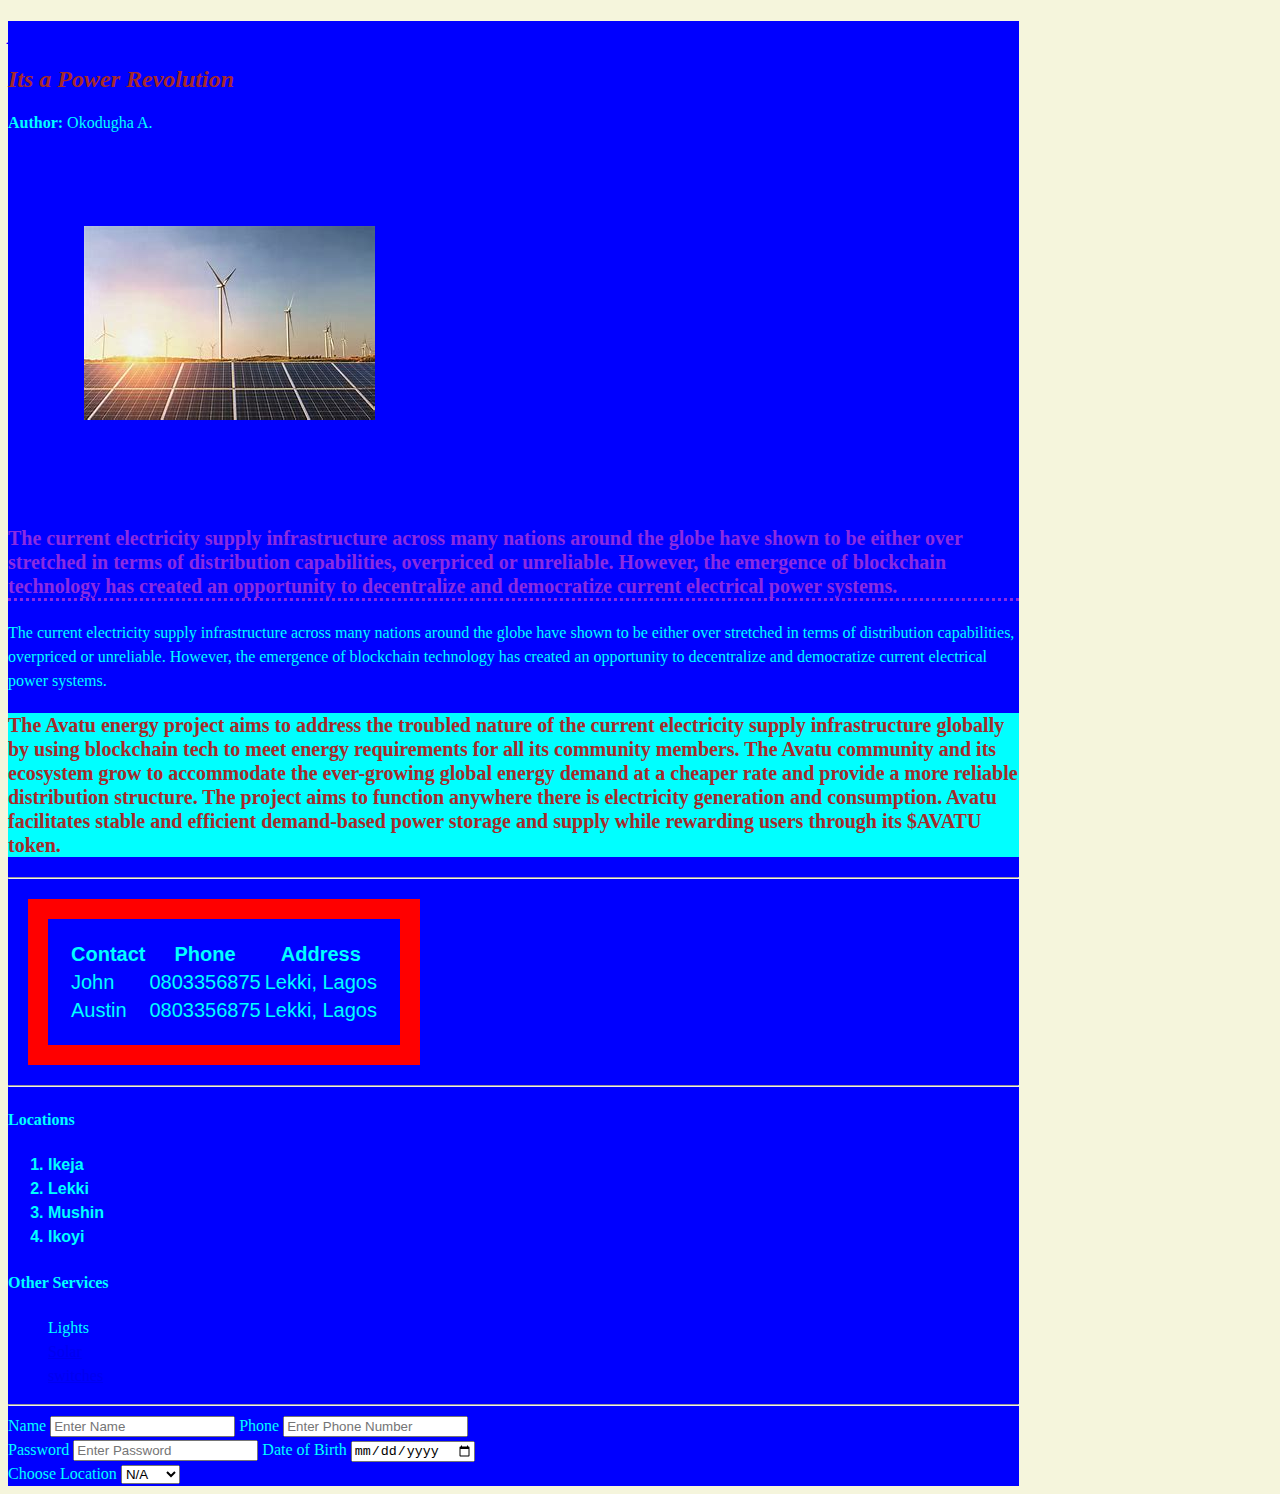
<file: index.html>
<!DOCTYPE html>
<html lang="en">
<head>
    <meta charset="UTF-8">
    <meta http-equiv="X-UA-Compatible" content="IE=edge">
    <meta name="viewport" content="width=device-width, initial-scale=1.0">
    <title>Personal Practice</title>
    <link rel="stylesheet" href="./style.css"/>
</head>
<body>
    <div class="container">
    <h1 class="firstheading">A New Form of Energy</h1>
    <h2 class="subheading"><i>Its a Power Revolution</i></h2>
    <p><span class="author"><b>Author:</b></span> Okodugha A.</p>
<img class="image" src="./assets/download.jfif"/>
<p class="firstpara">The current electricity supply infrastructure across many nations around the globe have shown to be either over stretched in terms of distribution capabilities, overpriced or unreliable. However, the emergence of blockchain technology has created an opportunity to decentralize and democratize current electrical power systems. 

    <p class="paranew">The current electricity supply infrastructure across many nations around the globe have shown to be either over stretched in terms of distribution capabilities, overpriced or unreliable. However, the emergence of blockchain technology has created an opportunity to decentralize and democratize current electrical power systems. 

</p><div class="para-box">
<p class="secondpara">The Avatu energy project aims to address the troubled nature of the current electricity supply infrastructure globally by using blockchain tech to meet energy requirements for all its community members. The Avatu community and its ecosystem grow to accommodate the ever-growing global energy demand at a cheaper rate and provide a more reliable distribution structure. The project aims to function anywhere there is electricity generation and consumption. Avatu facilitates stable and efficient demand-based power storage and supply while rewarding users through its $AVATU token.
</p>
</div>
<hr>
<table class="table1">
    <tr>
    <th>Contact</th>
    <th>Phone</th>
    <th>Address</th>
</tr>
<td>John</td>
<td>0803356875</td>
<td>Lekki, Lagos</td>
<tr>
    <td>Austin</td>
    <td>0803356875</td>
<td>Lekki, Lagos</td>
</tr>
</table>
<hr>
<h4>Locations</h4>
<ol class="list1">
    <li>Ikeja</li>
    <li>Lekki</li>
    <li>Mushin</li>
    <li>Ikoyi</li>
</ol>
<h4>Other Services</h4>

<ul class="listitems">
    <li>Lights</li>
    <a href="https:/www.google.com/" target="_blank"><li>Solar</li></a>
    <a href="https:/www.amazon.com/" target="_blank"><li>switches</li></a>
    
</ul>
<hr>
<form class="form1">
<label>Name</label>
<input type="text" placeholder="Enter Name">
<label>Phone</label>
<input type="number" placeholder="Enter Phone Number">
<br/>
<label>Password</label>
<input type="password" placeholder="Enter Password">
<label>Date of Birth</label>
<input type="date" placeholder="Enter date">
<br/>
<label>Choose Location</label>
<select class="location">
    <option>N/A</option>
    <option>Aba</option>
    <option>Lagos</option>
    <option>Ikeja</option>
</select>
</form>
</div>
</body>
</html>
</file>
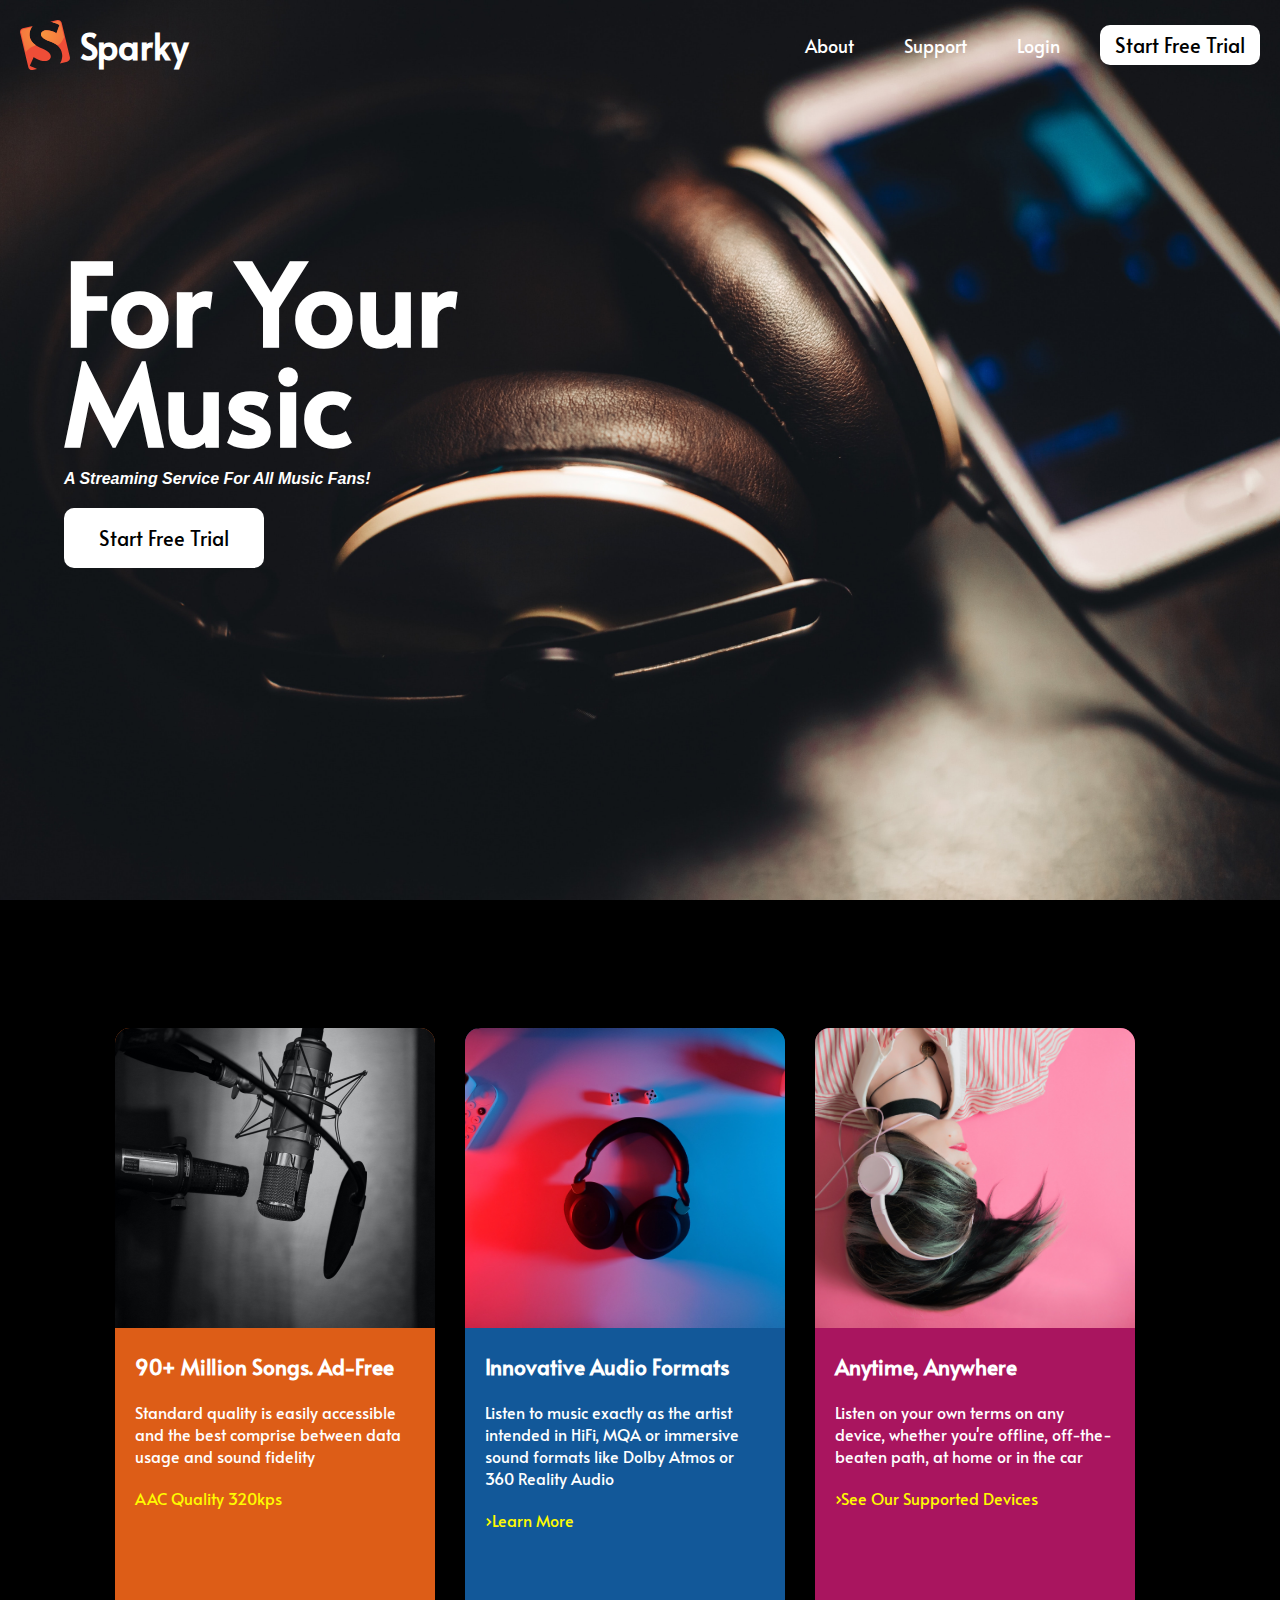
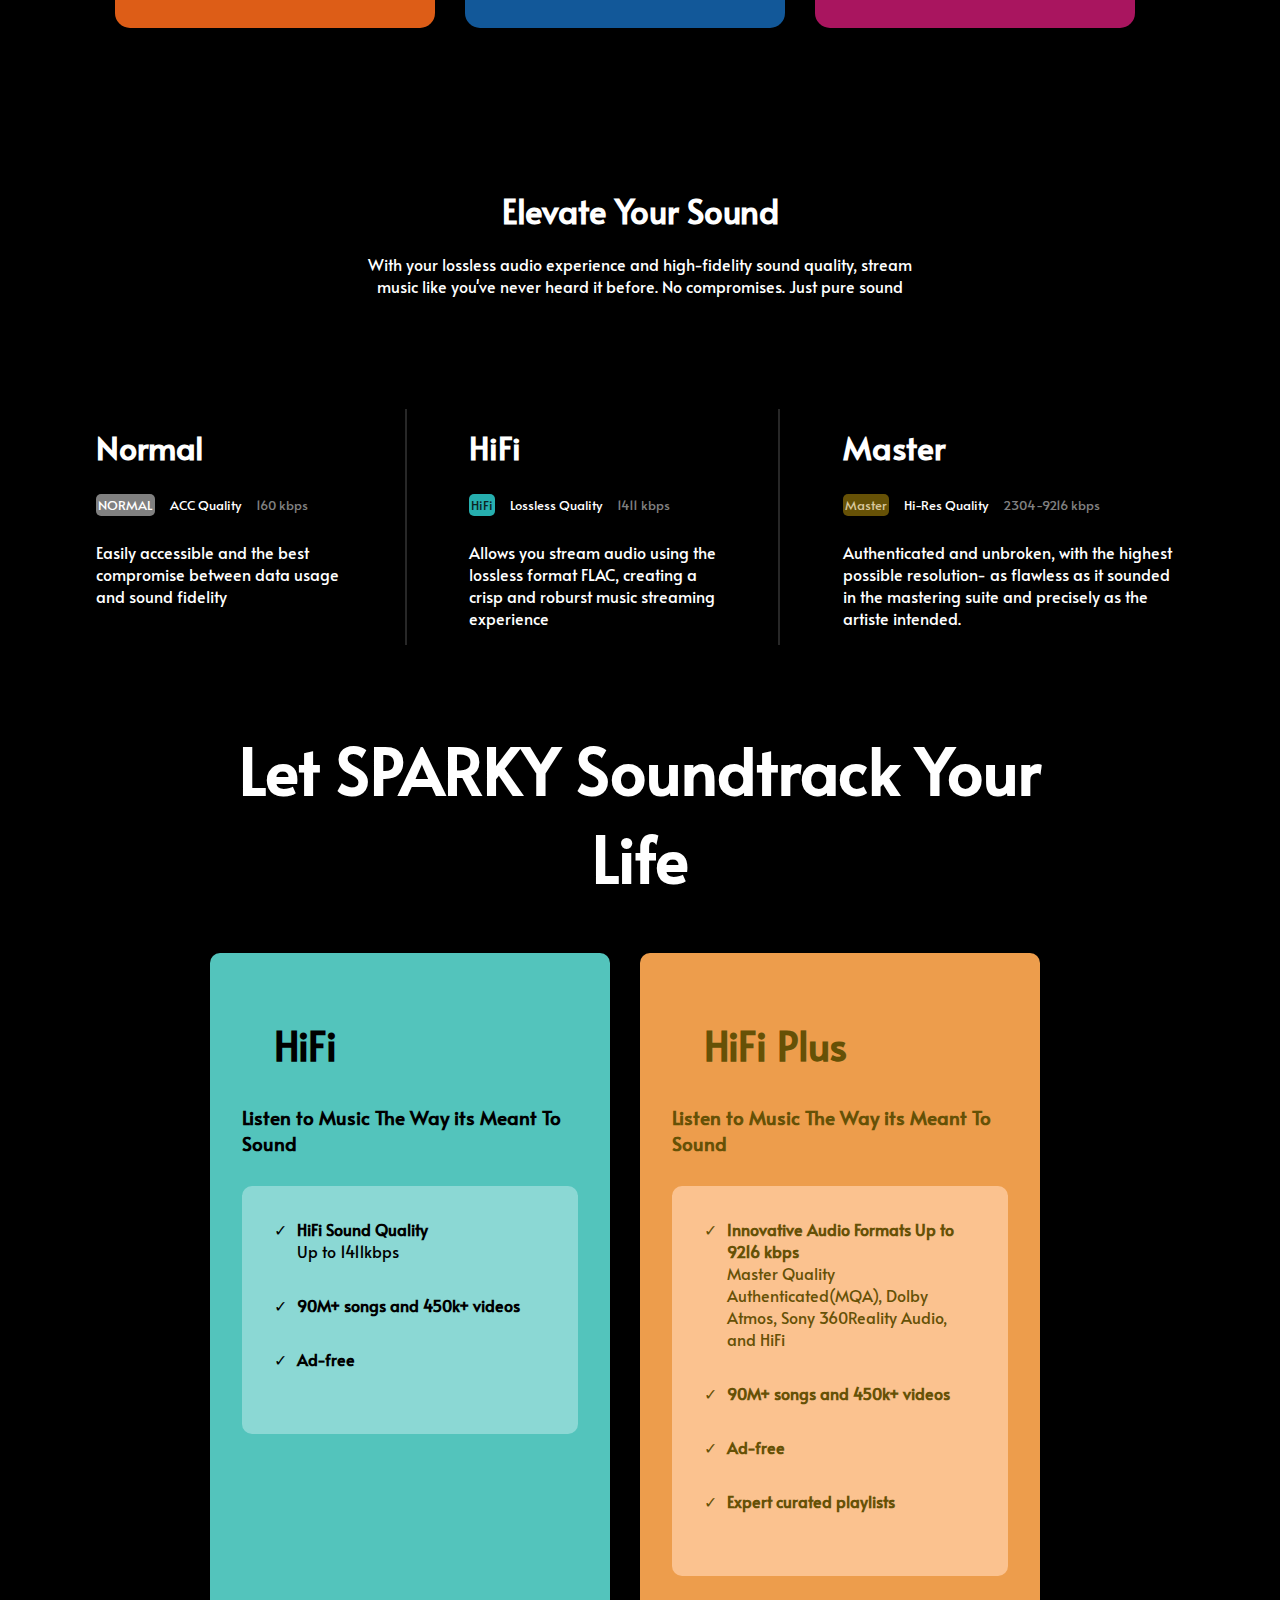
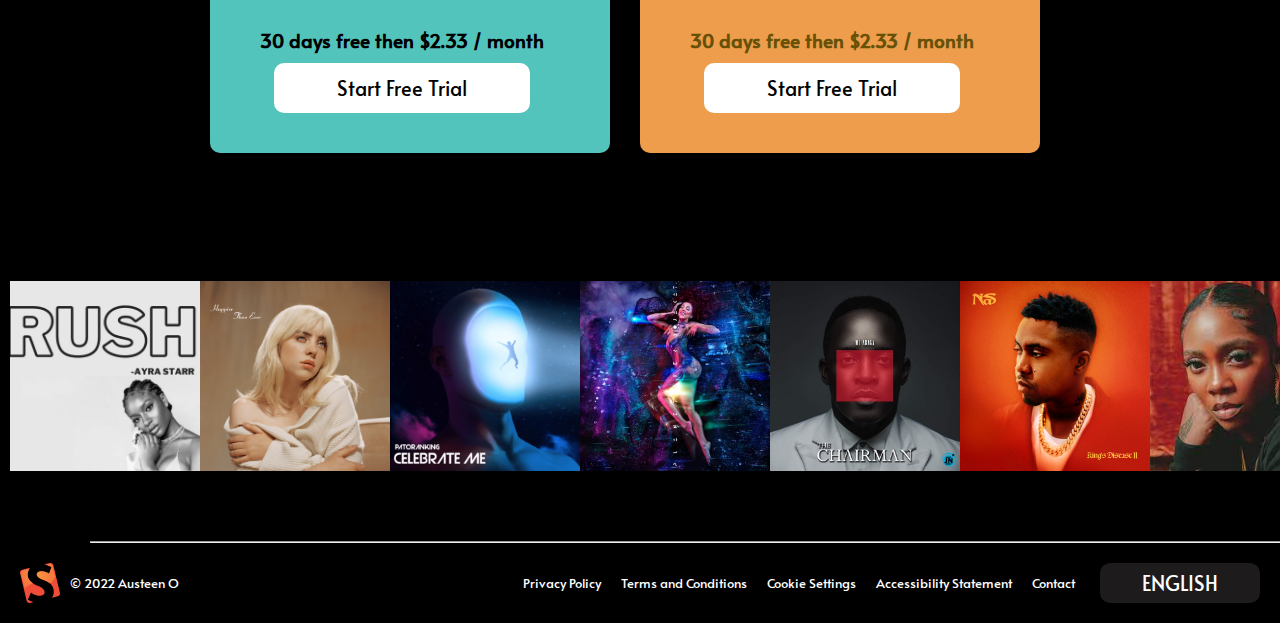
<file: musicpage_index.html>
<!DOCTYPE html>
<html lang="en">
<head>
    <meta charset="UTF-8">
    <meta http-equiv="X-UA-Compatible" content="IE=edge">
    <meta name="viewport" content="width=device-width, initial-scale=1.0">
    <title>Sparky Music</title>
    <link href="musicstyle.css" rel="stylesheet" type="text/css"/>
</head>
<body>
    <nav>
        <div class="navbar">
        <div class="logobox">
            <img src="./assets/smashingmagazine.svg" alt="logo" class="logoimg-resize"/> 
            <h1 style="color: white; font-size: 35px">Sparky</h1>
        </div>
        <div class="link-items">
            <ul>
                <li><a href="/">About</a></li>
                <li><a href="/">Support</a></li>
                <li><a href="/">Login</a></li>
            </ul>
            <button class="nav-button" type="button">Start Free Trial</button>
        </div>
    </div>
    <div class="hero-bg">
        <div class="hero-box">
            <div>
                <h1 class="hero-text">For Your<br>Music</h1>
                <p class="hero-p">A Streaming Service For All Music Fans!</p>
                <button class="hero-button" type="button">Start Free Trial</button>
            </div>
        </div>
    </div>
    </nav>
    <main>
        <section>
            <div class="flex-wrapper">
                <div class="card">
                    <img src="./assets/neil-godding-NMbZ7QM3XWM-unsplash.jpg" alt="image"/>
                   <div class="card-info">
                    <h1>90+ Million Songs. Ad-Free</h1>
                    <p>Standard quality is easily accessible and the best comprise between data usage and sound fidelity</p>
                    <p class="foot">AAC Quality 320kps</p>
                </div>
                    
                </div>
                <div class="card">
                    <img src="./assets/silivan-munguarakarama-NrR9gn3lFKU-unsplash.jpg" alt="image"/>
                   <div class="card-info">
                    <h1>Innovative Audio Formats</h1>
                    <p>Listen to music exactly as the artist intended in HiFi, MQA or immersive sound formats like Dolby Atmos or 360 Reality Audio</p>
                    <p class="foot">&rsaquo;Learn More</p></div>
                    
                </div>
                <div class="card">
                    <img src="./assets/elice-moore-E--AUpYXbjM-unsplash.jpg" alt="image"/>
                   <div class="card-info"><h1>Anytime, Anywhere</h1>
                    <p>Listen on your own terms on any device, whether you're offline, off-the-beaten path, at home or in the car</p>
                    <p class="foot">&rsaquo;See Our Supported Devices</p></div>
                    
                </div>
            </div>
            <!-- End of card Section -->
            <div class="elevate-text">
                <h1>Elevate Your Sound</h1>
                <p>With your lossless audio experience and high-fidelity sound quality, stream music like you've never heard it before. No compromises. Just pure sound</p>
            </div>
            <!-- End of Elevation Section -->
            <div class="grid-type">
                <div class="item-inner">
                    <h1 >Normal</h1>
                    <div class="item-inner-info">
                        <p class="norm" >NORMAL</p>
                        <p>ACC Quality</p>
                        <p>160 kbps</p>
                    </div>
                    <p>Easily accessible and the best compromise between data usage and sound fidelity</p>

                </div>
                <div class="empty-div"></div>
                <div class="item-inner">
                    <h1 >HiFi</h1>
                    <div class="item-inner-info">
                        <p class="hifi">HiFi</p>
                        <p>Lossless Quality</p>
                        <p>1411 kbps</p> 
                    </div>
                    <p>Allows you stream audio using the lossless format FLAC, creating a crisp and roburst music streaming experience</p>

                </div>
                <div class="empty-div"></div>
                <div class="item-inner">
                    <h1 >Master</h1>
                    <div class="item-inner-info">
                        <p class="mast">Master</p>
                        <p>Hi-Res Quality </p>
                        <p>2304-9216 kbps</p> 
                    </div>
                    <p>Authenticated and unbroken, with the highest possible resolution- as flawless as it sounded in the mastering suite and precisely as the artiste intended.</p>

                </div>
                 </div>
                 <div class="let-sparky">
                    <h1>Let SPARKY Soundtrack Your Life</h1>
                 </div>
                 <div class="price-cards">
                    <!-- First Card -->
                    <div class="lastcard1">
                        <h1>HiFi</h1>
                        <h3>Listen to Music The Way its Meant To Sound</h3>
                       <div class="container_for_inner">
                        <div class="inner-lastcard1">
                            &#10003;
                            <div>
                                <h4>HiFi Sound Quality</h4>
                                <p>Up to 1411kbps</p>
                            </div>
   
                        </div>
                        <div class="inner-lastcard1">
                            &#10003;
                            <div>
                                <h4>90M+ songs and 450k+ videos</h4>
                               
                            </div>
   
                        </div>
                        <div class="inner-lastcard1">
                            &#10003;
                            <div>
                                <h4>Ad-free</h4>
                               
                            </div>
   
                        </div>
                    </div>
                    <div class="info-box_price">
                    <h3>30 days free then $2.33 / month</h3>
                    <button>Start Free Trial</button>
                    </div>
                    </div>
                    <!-- Second Card -->
                    <div class="lastcard2">
                        <h1>HiFi Plus</h1>
                        <h3>Listen to Music The Way its Meant To Sound</h3>
                       <div class="container_for_inner2">
                        <div class="inner-lastcard1">
                            &#10003;
                            <div>
                                <h4>Innovative Audio Formats Up to 9216 kbps</h4>
                                <p>Master Quality Authenticated(MQA), Dolby Atmos, Sony 360Reality Audio, and HiFi</p>
                            </div>
   
                        </div>
                        <div class="inner-lastcard1">
                            &#10003;
                            <div>
                                <h4>90M+ songs and 450k+ videos</h4>
                               
                            </div>
   
                        </div>
                        <div class="inner-lastcard1">
                            &#10003;
                            <div>
                                <h4>Ad-free</h4>
                               
                            </div>
   
                        </div>
                        <div class="inner-lastcard1">
                            &#10003;
                            <div>
                                <h4>Expert curated playlists</h4>
                               
                            </div>
   
                        </div>
                    </div>
                    <div class="info-box_price">
                    <h3>30 days free then $2.33 / month</h3>
                    <button>Start Free Trial</button>
                    </div>
                    </div>
                    </div>
                    <div class="bottom-pics">
                        <img src="./assets/Ayra-Starr.jpeg"/>
                        <img src="./assets/billie elish.png"/>
                        <img src="./assets/Celebrate-Me-artwork.png"/>
                        <img src="./assets/doja cat.jpeg"/>
                        <img src="./assets/M.I-Abaga-The-Chairman-Album-artwork.jpeg"/>
                        <img src="./assets/nas.jpeg"/>
                        <img src="./assets/tiwatiwa.jpeg"/>
                        <!-- <img src="./assets/olamide.jpeg"/>
                        <img src="./assets/Twice_as_Tall_Burna_Boy_Album.jpeg"/>
                        <img src="./assets/Wizkid.jpeg"/> -->
                        </div>
                        <div class="hori"> <hr/></div>
                       
                        <div class="navbar2">
                            <div class="logobox2">
                                <img src="./assets/smashingmagazine.svg" alt="logo" class="logoimg-resize2"/> 
                                <p style="color: white; font-size: 13px">© 2022 Austeen O</p>
                            </div>
                            <div class="link-items2">
                                <ul>
                                    <li><a href="/">Privacy Policy</a></li>
                                    <li><a href="/">Terms and Conditions</a></li>
                                    <li><a href="/">Cookie Settings</a></li>
                                    <li><a href="/">Accessibility Statement</a></li>
                                    <li><a href="/">Contact</a></li>
                                </ul>
                                <button class="nav-button2" type="button">ENGLISH</button>
                            </div>
                        </div>
        </section>
    </main>
</body>
</html>
</file>
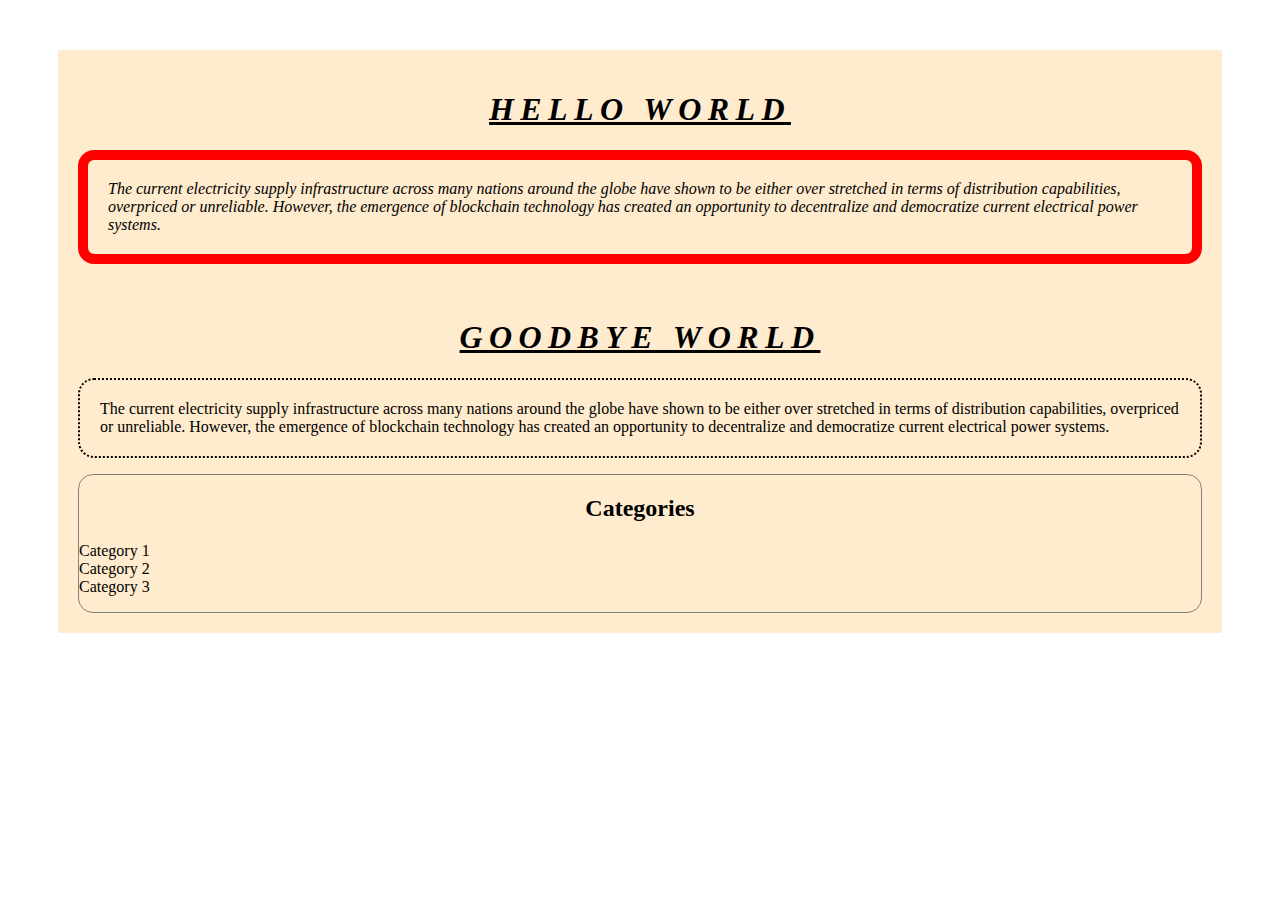
<file: youtubepractice.html>
<!DOCTYPE html>
<html lang="en">
<head>
    <meta charset="UTF-8">
    <meta http-equiv="X-UA-Compatible" content="IE=edge">
    <meta name="viewport" content="width=device-width, initial-scale=1.0">
    <title>Practice Two</title>
    <link rel="stylesheet" href="./style2.css"/>
</head>
<body>
    <div class="container">
<h1 class="header1">Hello World</h1>
<p class="para1">The current electricity supply infrastructure across many nations around the globe have shown to be either over stretched in terms of distribution capabilities, overpriced or unreliable. However, the emergence of blockchain technology has created an opportunity to decentralize and democratize current electrical power systems.</p>
<br/>
<div>
    <h1>Goodbye World</h1>
<p class="para2">The current electricity supply infrastructure across many nations around the globe have shown to be either over stretched in terms of distribution capabilities, overpriced or unreliable. However, the emergence of blockchain technology has created an opportunity to decentralize and democratize current electrical power systems.</p>
</div>
<div class="categories">
    <h2>Categories</h2>
    <ul>
        <li><a href="">Category 1</a></li>
        <li><a href="">Category 2</a></li>
        <li><a href="">Category 3</a></li>
    </ul>
</div>
</div>
    
</body>
</html>
</file>
<file: style.css>
h1{color: blue; font-style: italic;}
    body{background-color: beige; font-size: medium;
    line-height: 1.5em;}
    .firstpara{ color: blueviolet; border-bottom-style: dotted; border-top-style: dotted;border-top-color: blue; /*border: 5px red solid ; */font-size: 20px; font-weight: bold; font-family: Cambria, Cochin, Georgia, Times, 'Times New Roman', serif;}
    .secondpara{font-size: 20px; font-family: cursive; font-weight: bold; color: brown;}
    .table1{margin: 20px; border: 20px solid red; padding: 20px; font-size: 20px; font-family: 'Segoe UI', Tahoma, Geneva, Verdana, sans-serif;}
    .form1{font: bold 20px italic cambaria,cochin,georgia,times, ;}
    .list1{font-weight: bolder;  font-family: 'Segoe UI', Tahoma, Geneva, Verdana, sans-serif;}
    h2{
    
    color: brown;
}
.para-box{background-color: aqua;
}
.container{
    width: 80%; background-color: blue; color: aqua;
}
.image{margin: 2cm;}
.listitems{
    list-style: none;
    
}
</file>
<file: musicstyle.css>
@import url("https://fonts.googleapis.com/css2?family=Alata&display=swap");
@import url("https://fonts.googleapis.com/css2?family=Josefin+Sans:wght@300&display=swap");
@import url("https://fonts.googleapis.com/css2?family=Ubuntu&display=swap");
@import url("https://fonts.googleapis.com/css2?family=Lora&display=swap");
*{
    text-decoration: none;
    padding: 0;
    box-sizing: border-box;
    margin: 0;
    font-family: Alata;
    list-style-type: none;
}
nav {
    width: 100%;
    background-image: url(./assets/wu-yi-QHrjh49sjRA-unsplash.jpg);
    background-size: cover;
    background-repeat: no-repeat;
    background-position: center;
    height: 100vh;
    background-color: #0f1015;
}
.navbar{
    display: flex;
    justify-content: space-between;
    align-items: center;
    padding: 20px;
    max-width: 1280px;
    margin: 0 auto;
}
.logobox{
    display: flex;
    align-items: center;
    gap: 10px;
}
.logoimg-resize{
    width: 50px;
    height: 50px;
}
.link-items{
   display: flex; 
   align-items: center;
}
ul {
    display: flex;
    margin: 0px 15px 0px 15px;
}
ul li {
    margin: 0px 25px 0px 25px;
    font-size: 18px;
}
ul li a{
    color: white;
}
ul li a:hover{
    color: #f6813e;
    transition: 0.3s ease-in-out;
}
.nav-button{
    width: 160px;
    height: 40px;
    font-size: 20px;
    background-color: #fff;
    color: black;
    border: none;
    border-radius: 10px;
}
.nav-button:hover{
    background-color: #f6813e;
    /* opacity: 0.8; */
    color: white;
    transition: 0.3s ease-in-out;

}
.hero-bg{
    margin-top: 96px;
    /* use Px for uniformity instaed of rem or em */
}
.hero-box {
    /* display: flex; */
    justify-content: space-between;
    align-items: center;
    max-width: 1280px;
    height: 100%;
    padding: 64px;
    color: #fff;
    font-weight: bold;
}
.hero-box div {
   display: flex; 
   flex-direction: column;
   gap: 20px;
}
.hero-text{
    font-size: 112px ;
    line-height: 100px
}
.hero-p{
    font-family: 'Lucida Sans', 'Lucida Sans Regular', 'Lucida Grande', 'Lucida Sans Unicode', Geneva, Verdana, sans-serif;
    font-style: italic;
    font-weight: bold;
}
.hero-button{
    width: 200px;
    height: 60px;
    background-color: white ;
    color: black;
    font-size: 20px;
    border: none;
    border-radius: 10px;
}
.hero-button:hover{
    color: white;
    background-color: #f6813e;
    transition: 0.3s ease-in-out ;
   
}
section{
    background-color: black;
    /* max-width: 1280px; */
    margin: 0 auto;
    color: white;
}
.flex-wrapper{
    display: flex;
    justify-content: center;
    align-items: center;
    padding: 8rem 0rem;
}
.flex-wrapper .card{
    width: 320px; 
    height: 600px;
    border-radius: 15px;
    /* background-color: rgb(18, 88, 153); */
    margin-right: 30px;
    
}
.flex-wrapper .card:hover{
    box-shadow: 0 0 15px #ccc;
}
.flex-wrapper .card img{
    width: 100%;
    height: 300px;
    object-fit: cover;
    border-top-left-radius: 15px;
    border-top-right-radius: 15px;
}
.flex-wrapper .card:nth-child(1){
    background-color: rgb(221, 93, 23);
}
.flex-wrapper .card:nth-child(2){
    background-color: rgb(18, 88, 153);
}
.flex-wrapper .card:nth-child(3){
    background-color: rgb(169, 21, 95);
}
 .card-info{
    display: flex; 
    flex-direction: column;
    gap: 20px;
    padding: 20px;
    
}
.card-info h1{
    font-size: 1.3em;
}
.card-info p:last-child {
    color: rgb(255, 251, 0);
}
.elevate-text{
    width: 650px;
    padding: 2rem;
    margin: 0 auto;
    text-align: center;
}
.elevate-text h1{
    margin-bottom: 20px;
    font-size: 33px;
    
}
.grid-type{
    display: grid;
    grid-template-columns: repeat(12,1fr);
    padding: 5rem;
}
.item-inner{
    grid-column:span 3;
    padding: 1rem;
}
.item-inner:last-child{
    grid-column:span 4;   
}
.item-inner:hover{
    background-image: linear-gradient(180deg, rgb(19,19,19), rgb(20,19,19));
    border-bottom-left-radius: 7px;
    border-bottom-right-radius: 7px;
    transition: 5s ease-in-out;
}
.item-inner h1{
    margin-bottom: 25px;
}
.item-inner-info{
    display: flex;
    align-items: center;
    gap: 15px;
    font-size: 13px;
    margin-bottom: 25px;
}
.item-inner-info p:nth-child(3){
    color: gray;
}
.norm{
    background-color: gray;
    padding: 2px;
    border-radius: 5px;
}
.hifi {
    background-color: #26afaf;
    color: rgb(13, 35, 35);
    padding: 2px;
    border-radius: 5px;
}
.mast{
    background-color: #665106; 
    color: rgb(216, 199, 157);
    padding: 2px;
    border-radius: 5px;
}
.empty-div{
    height: auto;
    width: 2px;
    margin-left: 45px;
    border: 0.5px gray solid;
    opacity: 0.3;
}
.let-sparky{
    width: 900px;
    height: 100px;
    margin: 0 auto;
    text-align: center;
   font-size: 2rem;
   
}
.price-cards{
    display: flex;
    justify-content: center;
    align-items: center;
    padding: 8rem 0rem;
}
.price-cards .lastcard1{
    width: 400px; 
    height: 800px;
    border-radius: 10px;
    background-color: #53c4bc;
    margin-right: 30px;
    color: black;
    padding: 2rem ;
    position: relative;

}
.lastcard1 h1{
    padding: 2rem;
    font-size: 40px;
    
}
.lastcard1:hover{
    background-color: #3f9994;
    transition: 0.3s ease-in;
}


.container_for_inner{
   background-color: #8bd8d4;
   border-radius: 10px;
    padding: 2rem;
    margin-top: 30px;

}
.lastcard1 .inner-lastcard1{
    display: flex;
    gap: 10px;
    margin-bottom: 2rem;
}
.info-box_price{
    position: absolute;
    bottom: 5%;
    text-align: center;
    width: 80%;
    
}
.info-box_price button{
    width: 80%;
    height: 50px;
    font-size: 20px;
    background-color: white;
    color: black;
    border-radius: 10px;
    border: none;
    margin-top: 10px;
}
/* second card */

.price-cards .lastcard2{
    width: 400px; 
    height: 800px;
    border-radius: 10px;
    background-color: #ed9d4c;
    margin-right: 30px;
    color: #665106;
    padding: 2rem ;
    position: relative;

}
.lastcard2 h1{
    padding: 2rem;
    font-size: 40px;
    
}
.lastcard2:hover{
    background-color: #a37613;
    transition: 0.3s ease-in;
}

.lastcard2 .inner-lastcard1{
    display: flex;
    gap: 10px;
    margin-bottom: 2rem;
}

.container_for_inner2{
    background-color: #fbc28f;
    border-radius: 10px;
     padding: 2rem;
     margin-top: 30px;
 }

 .bottom-pics{
    display: flex;
    width: 0 auto;
    margin-left: 10px;
 }
 .bottom-pics img{
    width: 190px;
    height: 190px;
    justify-content: space-around;
    margin-bottom: 70px;

 }
 .hori{
    justify-content: center;
    align-content: space-around;
    margin-left: 90px;
 }
 .hori hr{
    width: 75rem;
    color: grey;
    opacity: 0.3px;
   
 }

 /* bottom nav */
 .navbar2{
    display: flex;
    justify-content: space-between;
    align-items: center;
    padding: 20px;
    max-width: 1280px;
    margin: 0 auto;
}
.logobox2{
    display: flex;
    align-items: center;
    gap: 10px;
}
.logoimg-resize2{
    width: 40px;
    height: 40px;
}
.link-items2{
   display: flex; 
   align-items: center;
}
.link-items2 ul {
    display: flex;
    margin: 0px 15px 0px 15px;
}
.link-items2 ul li {
    margin: 0px 10px 0px 10px;
    font-size: 13px;
}
.link-items2 ul li a{
    color: white;
}
.link-items2 ul li a:hover{
    color: #16727eee;
    text-decoration: underline;
    transition: 0.3s ease-in-out;
}
.nav-button2{
    width: 160px;
    height: 40px;
    font-size: 20px;
    background-color: #1d1b1b;
    color: white;
    border: none;
    border-radius: 10px;
}
</file>
<file: style2.css>
.container{margin: 50px; background-color: blanchedalmond; padding: 20px;}
 
a {
    text-decoration: none;
    color: black;
}
a:hover{color: blue;}
a:active{color: red;}
.header1{color: black;}
.para1{font-style: italic; border: 10px solid red; border-radius: 1em; padding: 20px;}
.container h1{font-family: Cambria, Cochin, Georgia, Times, 'Times New Roman', serif; font-style: italic;
text-align: center;
text-decoration: underline;
text-transform: uppercase;
letter-spacing: 0.2em;
}
.para2{
    border: 2px dotted; border-radius: 1em;
    padding: 20px;
}
.categories{border: 1px solid grey;
border-radius: 15px;
}
.categories h2{
text-align: center;
}
.categories ul{
    padding: 0;
    list-style: none;
    
}
</file>
